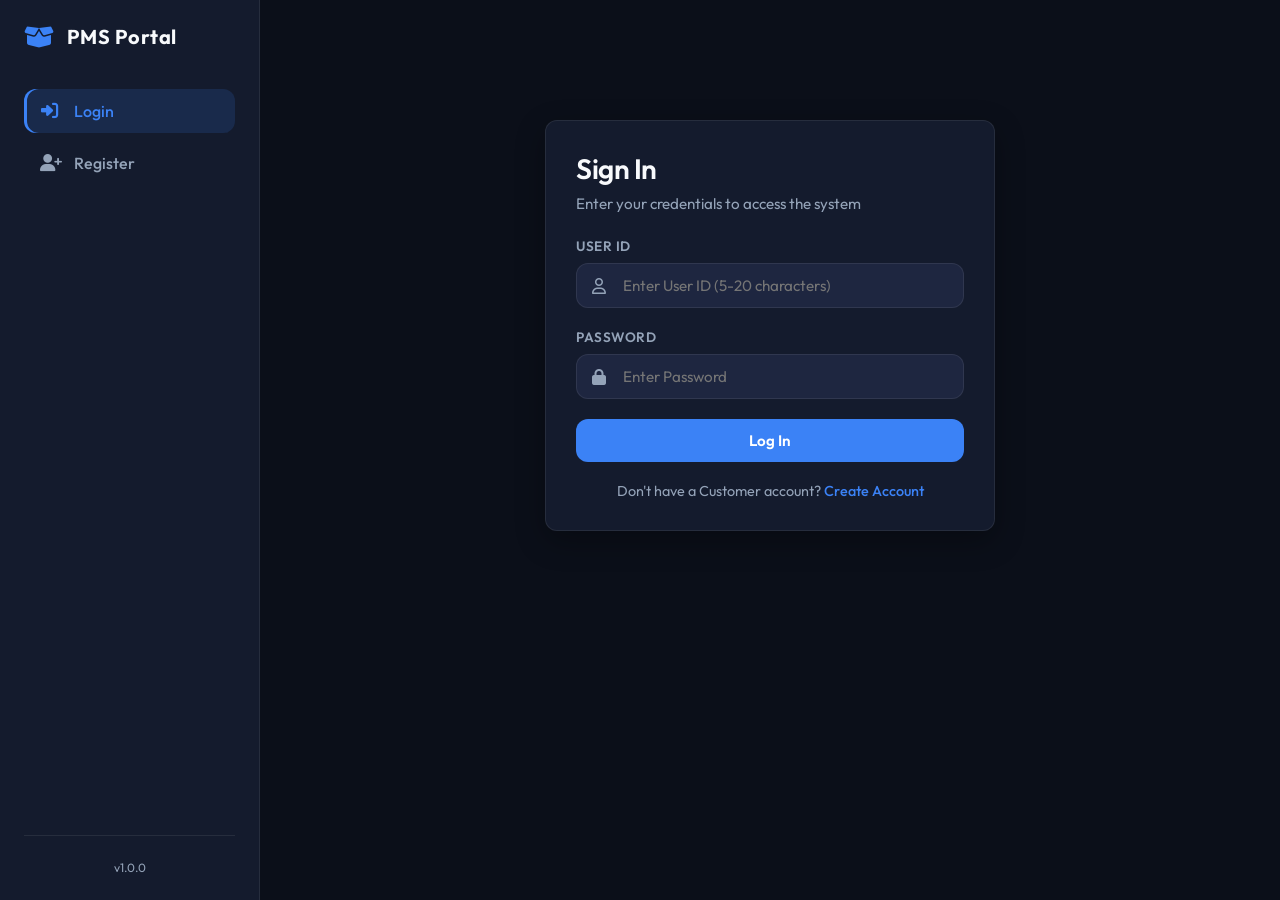
<file: index.html>
<!DOCTYPE html>
<html lang="en">
<head>
  <meta charset="UTF-8">
  <title>PMS - Redirecting...</title>
  <script src="common.js"></script>
  <script>
    window.addEventListener('DOMContentLoaded', () => {
      const user = getCurrentUser();
      if (user) {
        window.location.href = 'dashboard/dashboard.html';
      } else {
        window.location.href = 'login/login.html';
      }
    });
  </script>
</head>
<body>
  <p style="font-family: sans-serif; text-align: center; margin-top: 50px; color: #94a3b8;">Redirecting to Parcel Management System...</p>
</body>
</html>
</file>
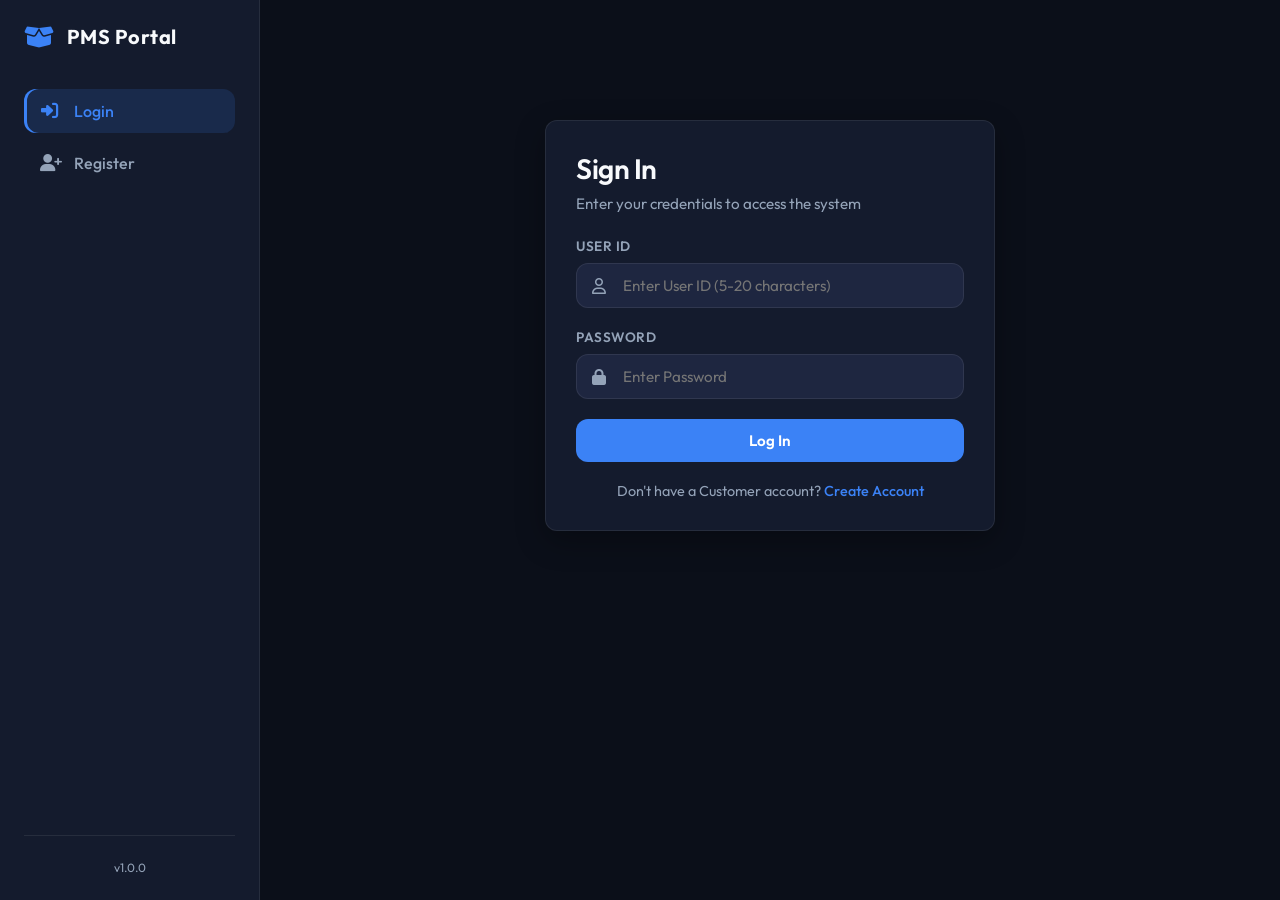
<file: booking/booking.html>
<!DOCTYPE html>
<html lang="en">
<head>
  <meta charset="UTF-8">
  <meta name="viewport" content="width=device-width, initial-scale=1.0">
  <title>PMS - Book Shipment Service</title>
  <link rel="preconnect" href="https://fonts.googleapis.com">
  <link rel="preconnect" href="https://fonts.gstatic.com" crossorigin>
  <link href="https://fonts.googleapis.com/css2?family=Inter:wght@300;400;500;600;700&family=Outfit:wght@300;400;500;600;700&display=swap" rel="stylesheet">
  <link rel="stylesheet" href="https://cdnjs.cloudflare.com/ajax/libs/font-awesome/6.4.0/css/all.min.css">
  <link rel="stylesheet" href="../common.css">
  <link rel="stylesheet" href="booking.css">
</head>
<body>

  <div id="toast-container" class="toast-container"></div>

  <div class="app-layout">
    <div id="sidebar-placeholder"></div>
    <main class="main-content">
      <div id="header-placeholder"></div>
      <div class="view-wrapper">

        <section id="view-booking" class="content-view active">
          <div class="standard-card">
            <h2>Book a Shipment Service</h2>
            <p class="section-desc">Provide sender, receiver, and parcel package details below.</p>

            <form id="form-booking">
              <div class="form-grid">
                
                <div class="form-section">
                  <h3>1. Sender Information</h3>
                  
                  <div class="form-group">
                    <label for="book-sender-name">Sender Name</label>
                    <input type="text" id="book-sender-name" placeholder="Sender Name" required>
                  </div>

                  <div class="form-group">
                    <label for="book-sender-address">Sender Address</label>
                    <textarea id="book-sender-address" placeholder="Sender Mailing Address" rows="2" required></textarea>
                  </div>

                  <div class="form-group">
                    <label for="book-sender-contact">Sender Contact Details</label>
                    <input type="text" id="book-sender-contact" placeholder="Sender Contact Number" required>
                  </div>
                </div>

                <div class="form-section">
                  <h3>2. Receiver Information</h3>
                  
                  <div class="form-group">
                    <label for="book-receiver-name">Receiver Name</label>
                    <input type="text" id="book-receiver-name" placeholder="Receiver Full Name" required>
                  </div>

                  <div class="form-group">
                    <label for="book-receiver-address">Receiver Address</label>
                    <textarea id="book-receiver-address" placeholder="Receiver Delivery Address" rows="2" required></textarea>
                  </div>

                  <div class="form-group">
                    <label for="book-receiver-pin">Receiver Pin Code</label>
                    <input type="text" id="book-receiver-pin" placeholder="ZIP / Pin Code" pattern="[0-9]{5,10}" title="Pin code should be 5 to 10 digits" required>
                  </div>

                  <div class="form-group">
                    <label for="book-receiver-contact">Receiver Contact Details</label>
                    <input type="text" id="book-receiver-contact" placeholder="Receiver Contact Number" required>
                  </div>
                </div>

                <div class="form-section">
                  <h3>3. Parcel Details & Services</h3>
                  
                  <div class="form-group">
                    <label for="book-parcel-weight">Weight (grams)</label>
                    <input type="number" id="book-parcel-weight" placeholder="Weight in grams" min="1" max="50000" required>
                  </div>

                  <div class="form-group">
                    <label for="book-parcel-size">Size Class</label>
                    <select id="book-parcel-size" required>
                      <option value="small" selected>Small (Envelopes, Documents) - Base $5.00</option>
                      <option value="medium">Medium (Shoebox size) - Base $10.00</option>
                      <option value="large">Large (Box package) - Base $20.00</option>
                      <option value="extra-large">Extra Large (Heavy parcel) - Base $40.00</option>
                    </select>
                  </div>

                  <div class="form-group">
                    <label for="book-parcel-desc">Contents Description</label>
                    <input type="text" id="book-parcel-desc" placeholder="e.g. Books, Clothes, Electronics" required>
                  </div>

                  <div class="form-group">
                    <label>Additional Services</label>
                    <div class="checkbox-group">
                      <label class="checkbox-label">
                        <input type="checkbox" id="book-service-insurance"> Insurance Protection (+$5.00)
                      </label>
                      <label class="checkbox-label">
                        <input type="checkbox" id="book-service-tracking" checked> Premium SMS tracking (+$2.00)
                      </label>
                    </div>
                  </div>
                </div>

                <div class="form-section">
                  <h3>4. Delivery Speed & Packing</h3>
                  
                  <div class="form-group">
                    <label for="book-shipping-speed">Delivery Speed</label>
                    <select id="book-shipping-speed" required>
                      <option value="standard" selected>Standard Shipping (+$0.00)</option>
                      <option value="express">Express Delivery (+$10.00)</option>
                      <option value="next-day">Next-Day Air Shipping (+$20.00)</option>
                    </select>
                  </div>

                  <div class="form-group">
                    <label for="book-shipping-pack">Packaging Preference</label>
                    <select id="book-shipping-pack" required>
                      <option value="standard" selected>Standard Packaging ($0.00)</option>
                      <option value="custom">Custom Packaging (+$5.00)</option>
                      <option value="eco">Eco-friendly Packaging (+$3.00)</option>
                      <option value="fragile">Fragile Item Handling (+$8.00)</option>
                    </select>
                  </div>

                  <div class="form-group">
                    <label for="book-pickup-time">Preferred Pickup / Drop-off Time</label>
                    <input type="datetime-local" id="book-pickup-time" required>
                  </div>
                </div>

              </div>

              <div class="booking-summary-row">
                <div class="cost-estimate-box">
                  <span class="cost-label">Estimated Service Cost:</span>
                  <span class="cost-value" id="book-calculated-cost">$5.00</span>
                </div>
                <button type="submit" id="btn-booking-submit" class="btn btn-primary btn-large">
                  <i class="fa-solid fa-credit-card"></i> Proceed to Payment
                </button>
              </div>
            </form>
          </div>
        </section>

        <section id="view-payment" class="content-view">
          <div class="standard-card max-width-small">
            <h2>Payment Bill Summary</h2>
            <p class="section-desc">Review your shipment bill and choose a payment method.</p>

            <div class="payment-bill-box">
              <div class="bill-row total-row">
                <span>Total Amount Due:</span>
                <span id="payment-bill-amount">$0.00</span>
              </div>
            </div>

            <form id="form-payment-mode">
              <div class="form-group">
                <label>Mode of Payment</label>
                <div class="radio-card-group">
                  <label class="radio-card">
                    <input type="radio" name="payment-mode" value="credit" checked>
                    <div class="radio-card-content">
                      <i class="fa-solid fa-credit-card"></i>
                      <span>Credit Card / Debit Card</span>
                    </div>
                  </label>
                </div>
              </div>

              <div class="form-actions-row margin-top-large">
                <button type="button" id="btn-payment-back" class="btn btn-secondary">
                  <i class="fa-solid fa-arrow-left"></i> Back to Booking
                </button>
                <button type="submit" id="btn-payment-paynow" class="btn btn-primary">
                  Pay Now <i class="fa-solid fa-arrow-right"></i>
                </button>
              </div>
            </form>
          </div>
        </section>

        <section id="view-card-details" class="content-view">
          <div class="standard-card max-width-small" style="position: relative;">
            <h2>Enter Card Details</h2>
            <p class="section-desc">Provide your credentials below to process transaction.</p>

            <div class="card-display-mock">
              <div class="card-chip"></div>
              <div class="card-brand-label">Credit Card</div>
              <div class="card-number-display" id="card-preview-number">•••• •••• •••• ••••</div>
              <div class="card-details-display">
                <div class="card-holder-display">
                  <div class="label">CARD HOLDER</div>
                  <div id="card-preview-holder">NAME SURNAME</div>
                </div>
                <div class="card-expiry-display">
                  <div class="label">EXPIRES</div>
                  <div id="card-preview-expiry">MM/YY</div>
                </div>
              </div>
            </div>

            <div id="payment-loader-overlay" class="loader-overlay" style="display: none;">
              <div class="spinner"></div>
              <p>Processing Payment... Please do not refresh the page.</p>
            </div>

            <form id="form-card-details">
              <div class="form-group">
                <label for="card-number">Card Number</label>
                <input type="text" id="card-number" placeholder="16 Digits Number" maxlength="19" required pattern="[0-9\s]{16,19}">
              </div>

              <div class="form-group">
                <label for="card-holder">Card Holder Name</label>
                <input type="text" id="card-holder" placeholder="Name on Card" required>
              </div>

              <div class="form-grid-2">
                <div class="form-group">
                  <label for="card-expiry">Expiry Date</label>
                  <input type="text" id="card-expiry" placeholder="MM/YY" maxlength="5" required pattern="(0[1-9]|1[0-2])\/[0-9]{2}" title="Must be in MM/YY format">
                </div>
                <div class="form-group">
                  <label for="card-cvv">CVV</label>
                  <input type="password" id="card-cvv" placeholder="3 digits" maxlength="3" required pattern="[0-9]{3}">
                </div>
              </div>

              <div class="form-actions-row margin-top-large">
                <button type="button" id="btn-card-back" class="btn btn-secondary">Cancel</button>
                <button type="submit" id="btn-card-submit" class="btn btn-primary">Make Payment</button>
              </div>
            </form>
          </div>
        </section>

        <section id="view-invoice" class="content-view">
          <div class="invoice-container">
            <div class="invoice-header">
              <div class="invoice-logo">
                <i class="fa-solid fa-box-open"></i>
                <span>PMS Invoice</span>
              </div>
              <div class="invoice-meta">
                <h2>INVOICE</h2>
                <p><strong>Booking ID:</strong> <span id="inv-booking-id">N/A</span></p>
                <p><strong>Payment Time:</strong> <span id="inv-payment-time">N/A</span></p>
              </div>
            </div>

            <hr class="invoice-divider">

            <div class="invoice-details-grid">
              <div>
                <h4>Receiver Information</h4>
                <p><strong>Name:</strong> <span id="inv-rec-name">N/A</span></p>
                <p><strong>Address:</strong> <span id="inv-rec-address">N/A</span></p>
                <p><strong>PIN / ZIP:</strong> <span id="inv-rec-pin">N/A</span></p>
                <p><strong>Mobile:</strong> <span id="inv-rec-mobile">N/A</span></p>
              </div>
              <div>
                <h4>Parcel Specifications</h4>
                <p><strong>Weight:</strong> <span id="inv-weight">N/A</span>g</p>
                <p><strong>Contents:</strong> <span id="inv-contents">N/A</span></p>
                <p><strong>Shipping Speed:</strong> <span id="inv-shipping-speed">N/A</span></p>
                <p><strong>Packing Option:</strong> <span id="inv-packing-pref">N/A</span></p>
              </div>
            </div>

            <hr class="invoice-divider">

            <div class="invoice-times-box">
              <div class="time-item">
                <i class="fa-solid fa-truck-pickup"></i>
                <div>
                  <strong>Pickup Schedule:</strong>
                  <span id="inv-pickup-time">Not Scheduled Yet</span>
                </div>
              </div>
              <div class="time-item">
                <i class="fa-solid fa-truck-ramp-box"></i>
                <div>
                  <strong>Dropoff Schedule:</strong>
                  <span id="inv-dropoff-time">Not Scheduled Yet</span>
                </div>
              </div>
            </div>

            <div class="invoice-total-box">
              <span class="total-label">Total Amount Paid:</span>
              <span class="total-amount" id="inv-service-cost">$0.00</span>
            </div>

            <div class="invoice-actions no-print">
              <button id="btn-invoice-print" class="btn btn-secondary">
                <i class="fa-solid fa-print"></i> Print Invoice
              </button>
              <button id="btn-invoice-home" class="btn btn-primary">
                Return Home
              </button>
            </div>
          </div>
        </section>

      </div>
    </main>
  </div>

  <script src="../common.js"></script>
  <script src="booking.js"></script>
</body>
</html>
</file>
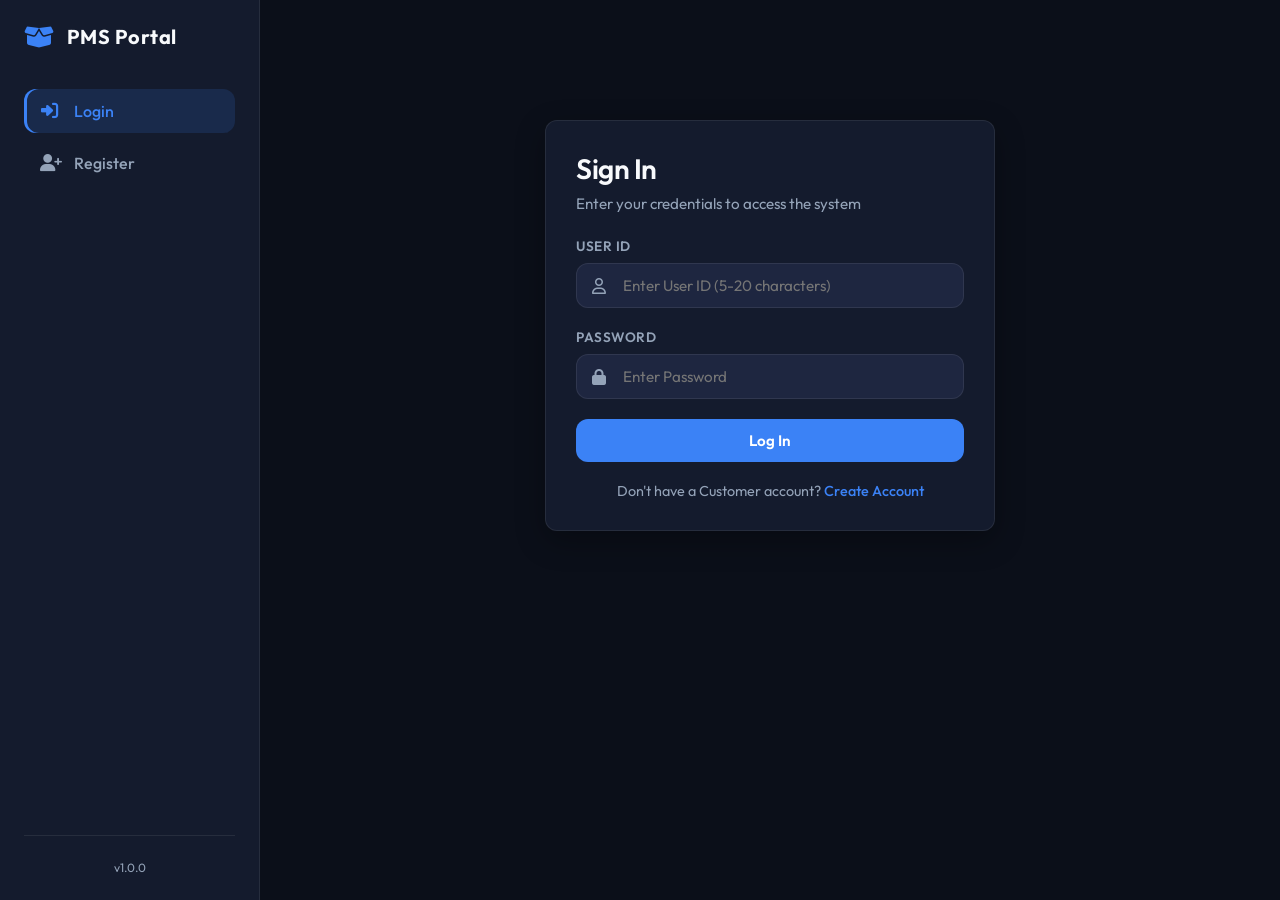
<file: dashboard/dashboard.html>
<!DOCTYPE html>
<html lang="en">
<head>
  <meta charset="UTF-8">
  <meta name="viewport" content="width=device-width, initial-scale=1.0">
  <title>PMS - Dashboard</title>
  <link rel="preconnect" href="https://fonts.googleapis.com">
  <link rel="preconnect" href="https://fonts.gstatic.com" crossorigin>
  <link href="https://fonts.googleapis.com/css2?family=Inter:wght@300;400;500;600;700&family=Outfit:wght@300;400;500;600;700&display=swap" rel="stylesheet">
  <link rel="stylesheet" href="https://cdnjs.cloudflare.com/ajax/libs/font-awesome/6.4.0/css/all.min.css">
  <link rel="stylesheet" href="../common.css">
  <link rel="stylesheet" href="dashboard.css">
</head>
<body>

  <div id="toast-container" class="toast-container"></div>

  <div class="app-layout">
    <div id="sidebar-placeholder"></div>
    <main class="main-content">
      <div id="header-placeholder"></div>
      <div class="view-wrapper">

        <section id="view-customer-home" class="content-view">
          <div class="dashboard-header-panel">
            <h2>Welcome to Customer Portal</h2>
            <p>Select an option from the left sidebar or click below to perform an action.</p>
          </div>

          <div class="cards-grid">
            <div class="dashboard-card" id="card-cust-book">
              <div class="card-icon"><i class="fa-solid fa-paper-plane"></i></div>
              <h3>Book a Service</h3>
              <p>Send parcels anywhere instantly. Choose sizing, packaging, and delivery options.</p>
              <button class="btn btn-outline">New Booking</button>
            </div>
            <div class="dashboard-card" id="card-cust-track">
              <div class="card-icon"><i class="fa-solid fa-magnifying-glass-chart"></i></div>
              <h3>Track Package</h3>
              <p>Enter your 12-digit Booking ID to view real-time shipping updates.</p>
              <button class="btn btn-outline">Track Now</button>
            </div>
            <div class="dashboard-card" id="card-cust-history">
              <div class="card-icon"><i class="fa-solid fa-boxes-packing"></i></div>
              <h3>Previous Bookings</h3>
              <p>View your past bookings, invoices, and shipment histories.</p>
              <button class="btn btn-outline">View History</button>
            </div>
          </div>
        </section>

        <section id="view-officer-home" class="content-view">
          <div class="dashboard-header-panel officer-panel">
            <h2>Officer Administrative Dashboard</h2>
            <p>Manage bookings, schedule customer pickups, and update delivery statuses.</p>
          </div>

          <div class="cards-grid">
            <div class="dashboard-card" id="card-off-book">
              <div class="card-icon"><i class="fa-solid fa-file-invoice"></i></div>
              <h3>Book for Customer</h3>
              <p>Place a new booking for a customer. Enter sender and receiver details.</p>
              <button class="btn btn-primary">Book Parcel</button>
            </div>
            <div class="dashboard-card" id="card-off-pickup">
              <div class="card-icon"><i class="fa-solid fa-clock"></i></div>
              <h3>Pickup Scheduling</h3>
              <p>Schedule pickup dates and times for customer bookings.</p>
              <button class="btn btn-primary">Schedule Pickup</button>
            </div>
            <div class="dashboard-card" id="card-off-delivery">
              <div class="card-icon"><i class="fa-solid fa-truck-arrow-right"></i></div>
              <h3>Delivery Updates</h3>
              <p>Update shipment statuses: Picked up, In Transit, Delivered, Returned.</p>
              <button class="btn btn-primary">Update Status</button>
            </div>
          </div>
        </section>

      </div>
    </main>
  </div>

  <script src="../common.js"></script>
  <script src="dashboard.js"></script>
</body>
</html>
</file>
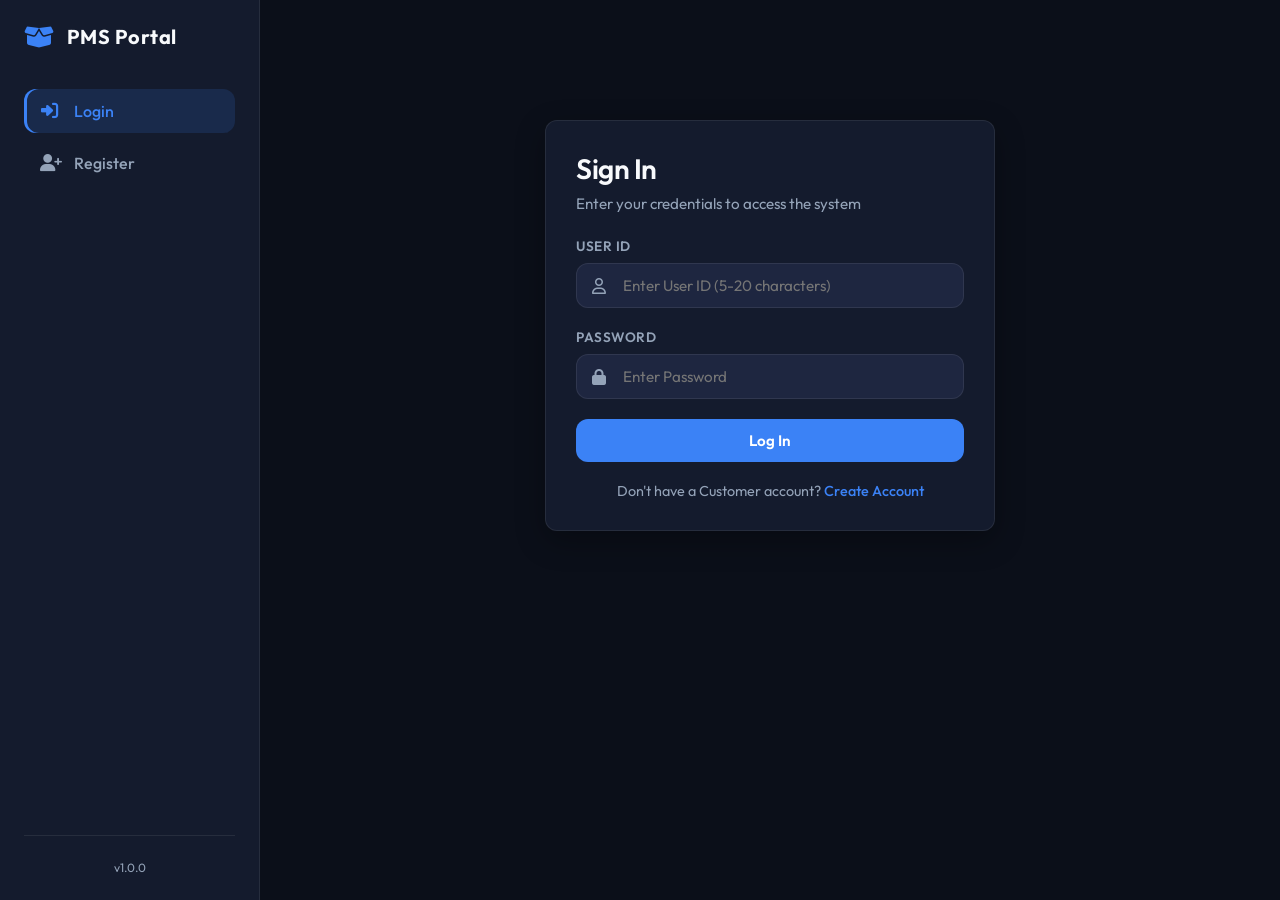
<file: delivery/delivery.html>
<!DOCTYPE html>
<html lang="en">
<head>
  <meta charset="UTF-8">
  <meta name="viewport" content="width=device-width, initial-scale=1.0">
  <title>PMS - Update Shipment Status</title>
  <link rel="preconnect" href="https://fonts.googleapis.com">
  <link rel="preconnect" href="https://fonts.gstatic.com" crossorigin>
  <link href="https://fonts.googleapis.com/css2?family=Inter:wght@300;400;500;600;700&family=Outfit:wght@300;400;500;600;700&display=swap" rel="stylesheet">
  <link rel="stylesheet" href="https://cdnjs.cloudflare.com/ajax/libs/font-awesome/6.4.0/css/all.min.css">
  <link rel="stylesheet" href="../common.css">
</head>
<body>

  <div id="toast-container" class="toast-container"></div>

  <div class="app-layout">
    <div id="sidebar-placeholder"></div>
    <main class="main-content">
      <div id="header-placeholder"></div>
      <div class="view-wrapper">

        <section id="view-delivery-update" class="content-view active">
          <div class="standard-card max-width-small">
            <h2>Update Delivery Status</h2>
            <p class="section-desc">Search booking ID to update status checkpoints.</p>

            <form id="form-delivery-search" class="search-form-row">
              <input type="text" id="delivery-search-booking-id" placeholder="Enter Booking ID (12 digits)" required minlength="12" maxlength="12">
              <button type="submit" class="btn btn-primary">Find</button>
            </form>

            <div id="delivery-details-box" class="pickup-details-container" style="display: none;">
              <hr class="section-divider">
              
              <div class="parcel-preview-block" style="background-color: rgba(255, 255, 255, 0.02); border: 1px solid var(--border-color); border-radius: var(--border-radius); padding: 16px 20px; margin-bottom: 20px; display: flex; flex-direction: column; gap: 8px;">
                <p><strong>Receiver Name:</strong> <span id="delivery-preview-rec">N/A</span></p>
                <p><strong>Current Status:</strong> <span class="badge" id="delivery-preview-status">N/A</span></p>
              </div>

              <form id="form-delivery-save">
                <div class="form-group">
                  <label for="delivery-status-select">Select New Status</label>
                  <select id="delivery-status-select" required>
                    <option value="Booked">Booked</option>
                    <option value="Picked up">Picked up</option>
                    <option value="In Transit">In Transit</option>
                    <option value="Delivered">Delivered</option>
                    <option value="Returned">Returned</option>
                  </select>
                </div>

                <button type="submit" id="btn-delivery-save" class="btn btn-primary btn-block">
                  Update Shipment Status
                </button>
              </form>
            </div>
          </div>
        </section>

      </div>
    </main>
  </div>

  <script src="../common.js"></script>
  <script src="delivery.js"></script>
</body>
</html>
</file>
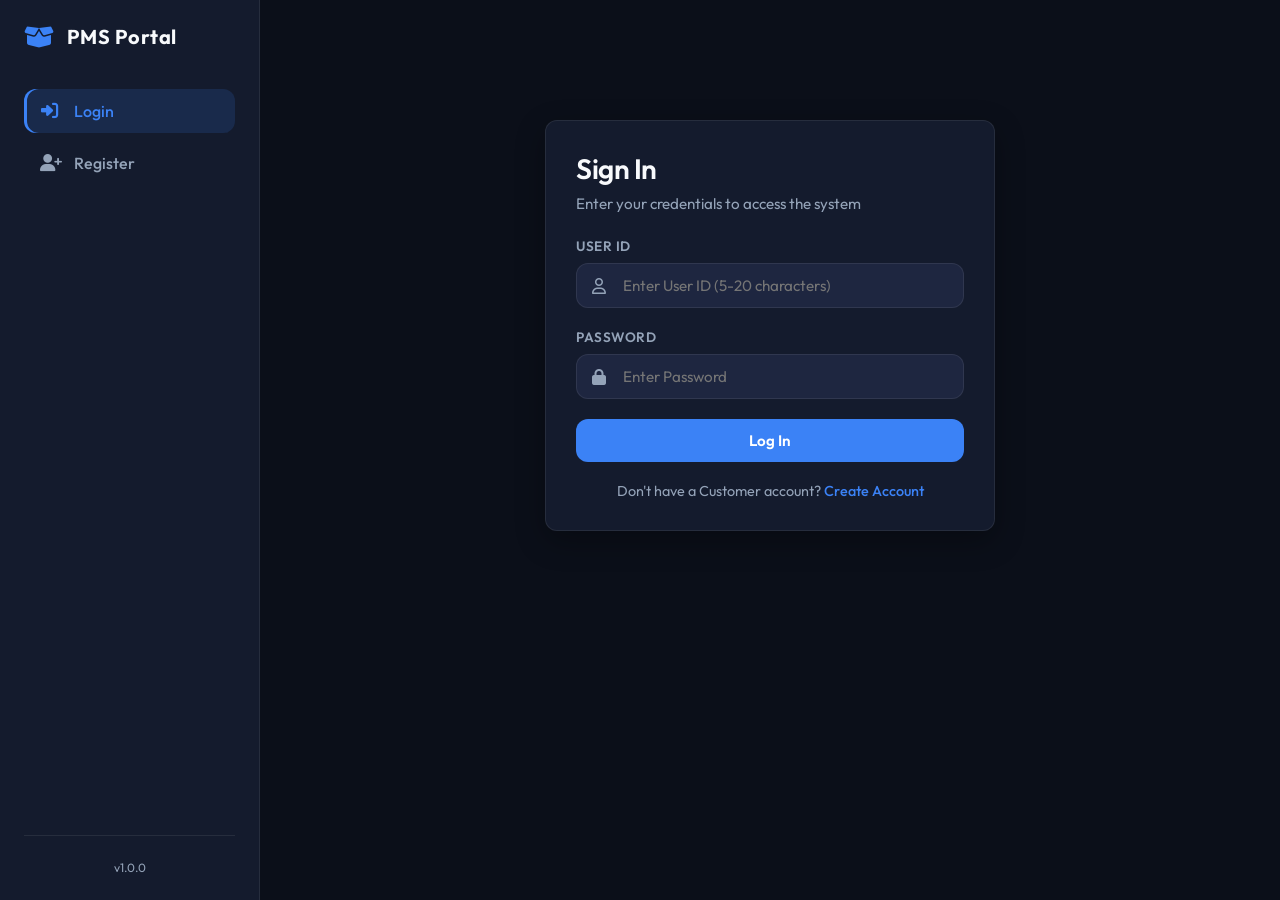
<file: history/history.html>
<!DOCTYPE html>
<html lang="en">
<head>
  <meta charset="UTF-8">
  <meta name="viewport" content="width=device-width, initial-scale=1.0">
  <title>PMS - Booking History</title>
  <link rel="preconnect" href="https://fonts.googleapis.com">
  <link rel="preconnect" href="https://fonts.gstatic.com" crossorigin>
  <link href="https://fonts.googleapis.com/css2?family=Inter:wght@300;400;500;600;700&family=Outfit:wght@300;400;500;600;700&display=swap" rel="stylesheet">
  <link rel="stylesheet" href="https://cdnjs.cloudflare.com/ajax/libs/font-awesome/6.4.0/css/all.min.css">
  <link rel="stylesheet" href="../common.css">
</head>
<body>

  <div id="toast-container" class="toast-container"></div>

  <div class="app-layout">
    <div id="sidebar-placeholder"></div>
    <main class="main-content">
      <div id="header-placeholder"></div>
      <div class="view-wrapper">

        <section id="view-customer-history" class="content-view">
          <div class="standard-card">
            <h2>Your Booking History</h2>
            <p class="section-desc">Manage, view, and inspect all your previous bookings.</p>

            <div class="table-container">
              <table class="data-table">
                <thead>
                  <tr>
                    <th>Customer ID</th>
                    <th>Booking ID</th>
                    <th>Booking Date</th>
                    <th>Receiver Name</th>
                    <th>Delivered Address</th>
                    <th>Amount</th>
                    <th>Status</th>
                    <th>Actions</th>
                  </tr>
                </thead>
                <tbody id="table-body-customer-history">
                </tbody>
              </table>
            </div>

            <div class="pagination-row">
              <button id="btn-cust-hist-prev" class="btn btn-secondary btn-small"><i class="fa-solid fa-chevron-left"></i> Previous</button>
              <span class="pagination-info" id="cust-hist-page-info">Page 1 of 1</span>
              <button id="btn-cust-hist-next" class="btn btn-secondary btn-small">Next <i class="fa-solid fa-chevron-right"></i></button>
            </div>
          </div>
        </section>

        <section id="view-officer-history" class="content-view">
          <div class="standard-card">
            <h2>Master Booking History</h2>
            <p class="section-desc">Filter and inspect booking records across the system.</p>

            <div class="filter-search-box">
              <div class="form-grid-3">
                <div class="form-group">
                  <label for="off-hist-search-customer">Customer ID</label>
                  <input type="text" id="off-hist-search-customer" placeholder="Search Customer ID">
                </div>
                <div class="form-group">
                  <label for="off-hist-date-start">Date Range Start</label>
                  <input type="date" id="off-hist-date-start">
                </div>
                <div class="form-group">
                  <label for="off-hist-date-end">Date Range End</label>
                  <input type="date" id="off-hist-date-end">
                </div>
              </div>
              <div class="form-actions-row margin-top-small">
                <button id="btn-off-hist-reset" class="btn btn-secondary">Clear Filters</button>
                <button id="btn-off-hist-search" class="btn btn-primary">Apply Filters</button>
              </div>
            </div>

            <div class="table-container">
              <table class="data-table">
                <thead>
                  <tr>
                    <th>Customer ID</th>
                    <th>Booking ID</th>
                    <th>Booking Date</th>
                    <th>Receiver Name</th>
                    <th>Delivered Address</th>
                    <th>Amount</th>
                    <th>Status</th>
                    <th>Actions</th>
                  </tr>
                </thead>
                <tbody id="table-body-officer-history">
                </tbody>
              </table>
            </div>

            <div class="pagination-row">
              <button id="btn-off-hist-prev" class="btn btn-secondary btn-small"><i class="fa-solid fa-chevron-left"></i> Previous</button>
              <span class="pagination-info" id="off-hist-page-info">Page 1 of 1</span>
              <button id="btn-off-hist-next" class="btn btn-secondary btn-small">Next <i class="fa-solid fa-chevron-right"></i></button>
            </div>
          </div>
        </section>

      </div>
    </main>
  </div>

  <script src="../common.js"></script>
  <script src="history.js"></script>
</body>
</html>
</file>
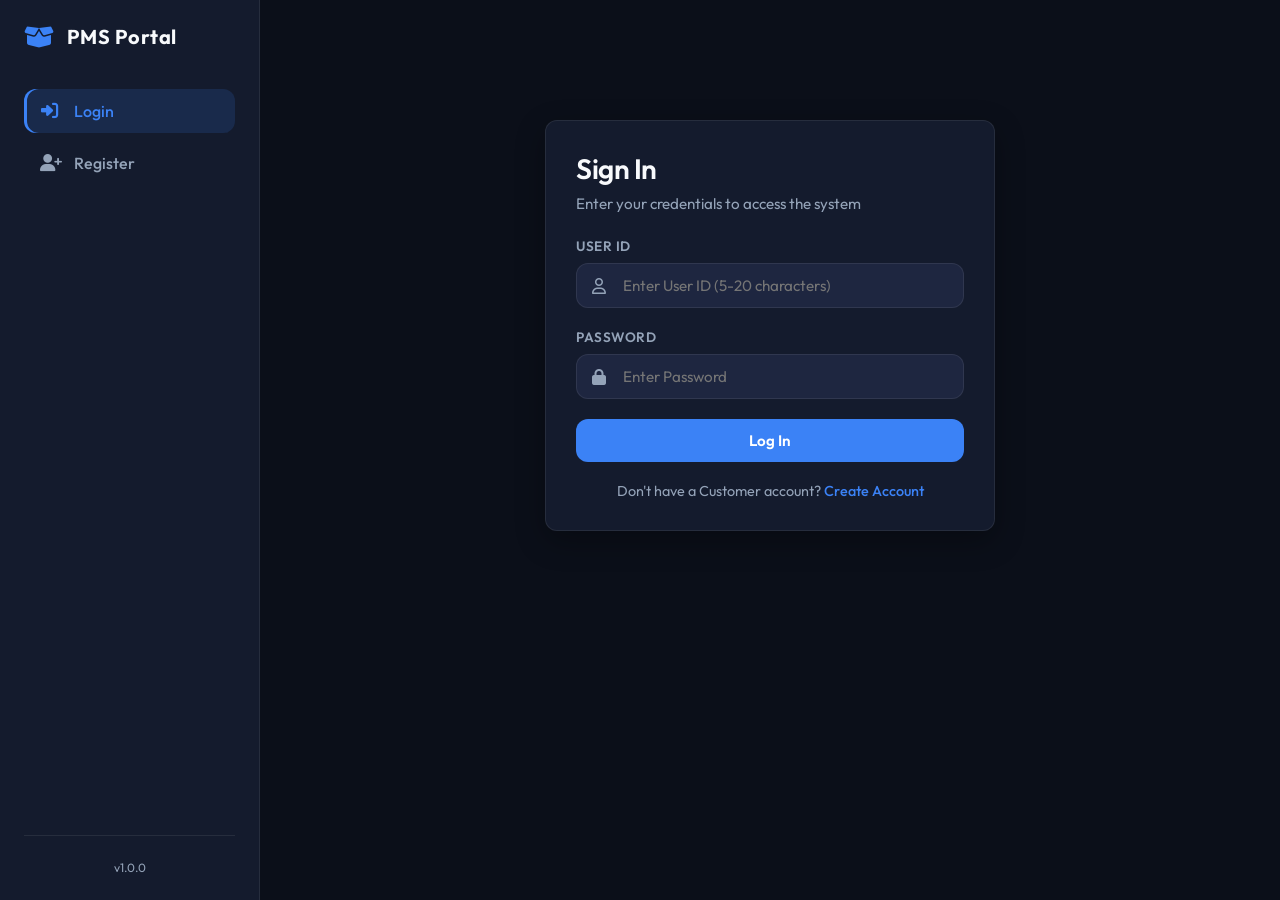
<file: login/login.html>
<!DOCTYPE html>
<html lang="en">
<head>
  <meta charset="UTF-8">
  <meta name="viewport" content="width=device-width, initial-scale=1.0">
  <title>PMS - Sign In</title>
  <link rel="preconnect" href="https://fonts.googleapis.com">
  <link rel="preconnect" href="https://fonts.gstatic.com" crossorigin>
  <link href="https://fonts.googleapis.com/css2?family=Inter:wght@300;400;500;600;700&family=Outfit:wght@300;400;500;600;700&display=swap" rel="stylesheet">
  <link rel="stylesheet" href="https://cdnjs.cloudflare.com/ajax/libs/font-awesome/6.4.0/css/all.min.css">
  <link rel="stylesheet" href="../common.css">
  <link rel="stylesheet" href="login.css">
</head>
<body>

  <div id="toast-container" class="toast-container"></div>

  <div class="app-layout">
    <div id="sidebar-placeholder"></div>
    <main class="main-content">
      <div class="view-wrapper">
        <section id="view-login" class="content-view active">
          <div class="auth-card">
            <h2>Sign In</h2>
            <p class="auth-subtitle">Enter your credentials to access the system</p>
            
            <form id="form-login">
              <div class="form-group">
                <label for="login-userid">User ID</label>
                <div class="input-icon-wrapper">
                  <i class="fa-regular fa-user input-icon"></i>
                  <input type="text" id="login-userid" placeholder="Enter User ID (5-20 characters)" minlength="5" maxlength="20" required autocomplete="username">
                </div>
              </div>

              <div class="form-group">
                <label for="login-password">Password</label>
                <div class="input-icon-wrapper">
                  <i class="fa-solid fa-lock input-icon"></i>
                  <input type="password" id="login-password" placeholder="Enter Password" maxlength="30" required autocomplete="current-password">
                </div>
              </div>

              <button type="submit" id="btn-login-submit" class="btn btn-primary btn-block">Log In</button>
            </form>
            
            <div class="auth-footer" style="margin-top: 20px; text-align: center; font-size: 0.9rem;">
              <p style="color: var(--text-muted);">Don't have a Customer account? <a href="../registration/registration.html" id="btn-goto-register" style="color: var(--color-primary); text-decoration: none; font-weight: 500;">Create Account</a></p>
            </div>
          </div>
        </section>
      </div>
    </main>
  </div>

  <script src="../common.js"></script>
  <script src="login.js"></script>
</body>
</html>
</file>
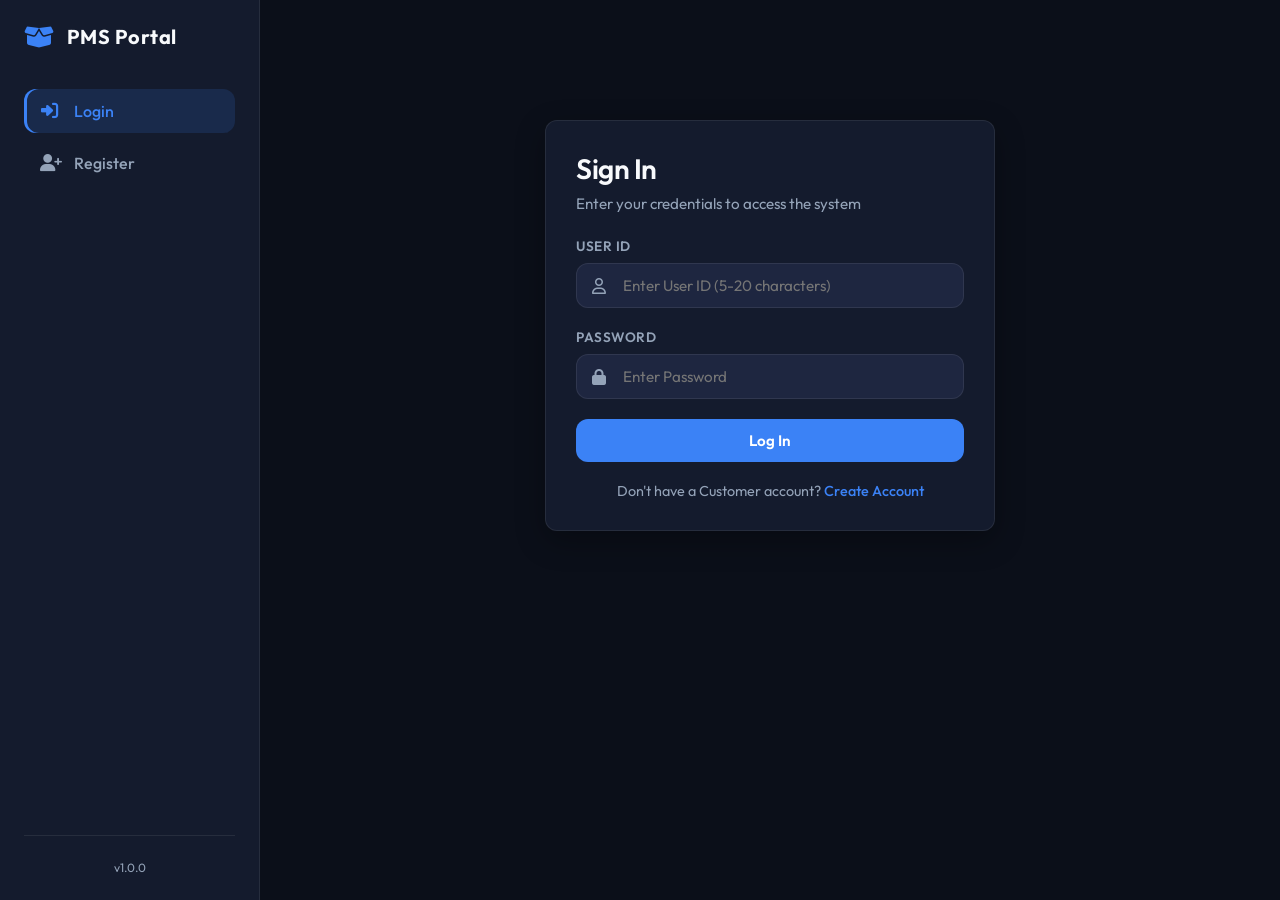
<file: pickup/pickup.html>
<!DOCTYPE html>
<html lang="en">
<head>
  <meta charset="UTF-8">
  <meta name="viewport" content="width=device-width, initial-scale=1.0">
  <title>PMS - Schedule Package Pickup</title>
  <link rel="preconnect" href="https://fonts.googleapis.com">
  <link rel="preconnect" href="https://fonts.gstatic.com" crossorigin>
  <link href="https://fonts.googleapis.com/css2?family=Inter:wght@300;400;500;600;700&family=Outfit:wght@300;400;500;600;700&display=swap" rel="stylesheet">
  <link rel="stylesheet" href="https://cdnjs.cloudflare.com/ajax/libs/font-awesome/6.4.0/css/all.min.css">
  <link rel="stylesheet" href="../common.css">
</head>
<body>

  <div id="toast-container" class="toast-container"></div>

  <div class="app-layout">
    <div id="sidebar-placeholder"></div>
    <main class="main-content">
      <div id="header-placeholder"></div>
      <div class="view-wrapper">

        <section id="view-pickup" class="content-view active">
          <div class="standard-card max-width-small">
            <h2>Schedule Customer Pickup</h2>
            <p class="section-desc">Locate a package booking by ID and schedule the date & time details.</p>

            <form id="form-pickup-search" class="search-form-row">
              <input type="text" id="pickup-search-booking-id" placeholder="Enter Booking ID (12 digits)" required minlength="12" maxlength="12">
              <button type="submit" class="btn btn-primary">Find</button>
            </form>

            <div id="pickup-details-box" class="pickup-details-container" style="display: none;">
              <hr class="section-divider">
              
              <div class="parcel-preview-block" style="background-color: rgba(255, 255, 255, 0.02); border: 1px solid var(--border-color); border-radius: var(--border-radius); padding: 16px 20px; margin-bottom: 20px; display: flex; flex-direction: column; gap: 8px;">
                <p><strong>Customer ID:</strong> <span id="pickup-preview-cust">N/A</span></p>
                <p><strong>Sender:</strong> <span id="pickup-preview-sender">N/A</span></p>
                <p><strong>Receiver:</strong> <span id="pickup-preview-rec">N/A</span></p>
              </div>

              <form id="form-pickup-save">
                <div class="form-group">
                  <label for="pickup-datetime">Scheduled Pickup Date & Time</label>
                  <input type="datetime-local" id="pickup-datetime" required>
                </div>

                <div class="form-group">
                  <label for="dropoff-datetime">Estimated Drop-off Date & Time</label>
                  <input type="datetime-local" id="dropoff-datetime" required>
                </div>

                <button type="submit" id="btn-pickup-save" class="btn btn-primary btn-block">
                  Save Schedule Details
                </button>
              </form>
            </div>
          </div>
        </section>

      </div>
    </main>
  </div>

  <script src="../common.js"></script>
  <script src="pickup.js"></script>
</body>
</html>
</file>
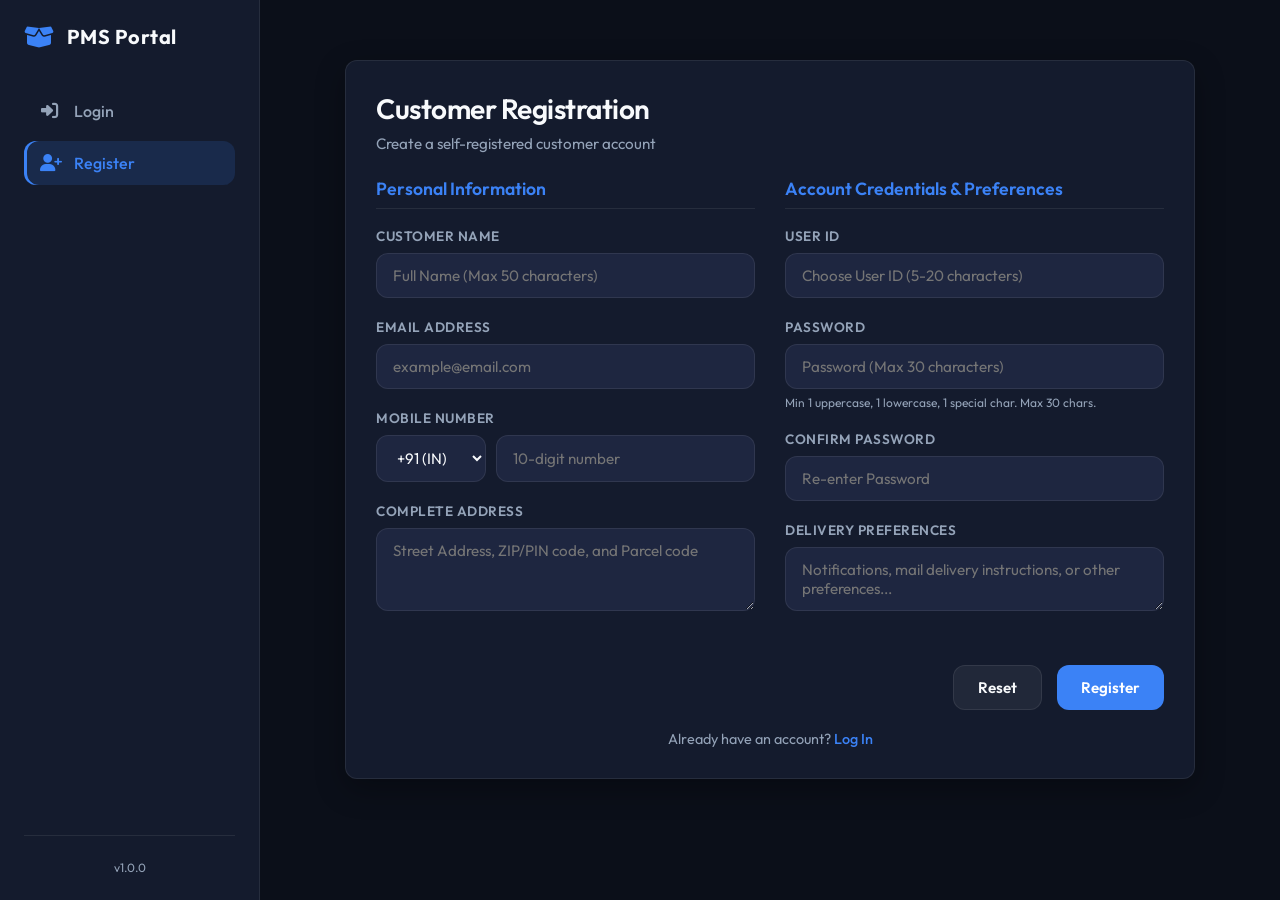
<file: registration/registration.html>
<!DOCTYPE html>
<html lang="en">
<head>
  <meta charset="UTF-8">
  <meta name="viewport" content="width=device-width, initial-scale=1.0">
  <title>PMS - Customer Registration</title>
  <link rel="preconnect" href="https://fonts.googleapis.com">
  <link rel="preconnect" href="https://fonts.gstatic.com" crossorigin>
  <link href="https://fonts.googleapis.com/css2?family=Inter:wght@300;400;500;600;700&family=Outfit:wght@300;400;500;600;700&display=swap" rel="stylesheet">
  <link rel="stylesheet" href="https://cdnjs.cloudflare.com/ajax/libs/font-awesome/6.4.0/css/all.min.css">
  <link rel="stylesheet" href="../common.css">
  <link rel="stylesheet" href="registration.css">
</head>
<body>

  <div id="toast-container" class="toast-container"></div>

  <div class="app-layout">
    <div id="sidebar-placeholder"></div>
    <main class="main-content">
      <div class="view-wrapper">

        <section id="view-register" class="content-view active">
          <div class="auth-card auth-card-large">
            <h2>Customer Registration</h2>
            <p class="auth-subtitle">Create a self-registered customer account</p>

            <form id="form-register">
              <div class="form-grid">
                
                <div class="form-section">
                  <h3>Personal Information</h3>
                  
                  <div class="form-group">
                    <label for="reg-name">Customer Name</label>
                    <input type="text" id="reg-name" placeholder="Full Name (Max 50 characters)" maxlength="50" required>
                  </div>

                  <div class="form-group">
                    <label for="reg-email">Email Address</label>
                    <input type="email" id="reg-email" placeholder="example@email.com" required>
                  </div>

                  <div class="form-group">
                    <label for="reg-mobile">Mobile Number</label>
                    <div class="mobile-input-group">
                      <select id="reg-country-code" required>
                        <option value="+91" selected>+91 (IN)</option>
                        <option value="+1">+1 (US)</option>
                        <option value="+44">+44 (UK)</option>
                        <option value="+61">+61 (AU)</option>
                        <option value="+971">+971 (AE)</option>
                      </select>
                      <input type="text" id="reg-mobile" placeholder="10-digit number" pattern="[0-9]{10}" title="Must be a 10 digit number" required>
                    </div>
                  </div>

                  <div class="form-group">
                    <label for="reg-address">Complete Address</label>
                    <textarea id="reg-address" placeholder="Street Address, ZIP/PIN code, and Parcel code" rows="3" required></textarea>
                  </div>
                </div>

                <div class="form-section">
                  <h3>Account Credentials & Preferences</h3>

                  <div class="form-group">
                    <label for="reg-userid">User ID</label>
                    <input type="text" id="reg-userid" placeholder="Choose User ID (5-20 characters)" minlength="5" maxlength="20" required autocomplete="username">
                  </div>

                  <div class="form-group">
                    <label for="reg-password">Password</label>
                    <input type="password" id="reg-password" placeholder="Password (Max 30 characters)" maxlength="30" required autocomplete="new-password">
                    <span class="input-help">Min 1 uppercase, 1 lowercase, 1 special char. Max 30 chars.</span>
                  </div>

                  <div class="form-group">
                    <label for="reg-confirm-password">Confirm Password</label>
                    <input type="password" id="reg-confirm-password" placeholder="Re-enter Password" maxlength="30" required autocomplete="new-password">
                  </div>

                  <div class="form-group">
                    <label for="reg-preferences">Delivery Preferences</label>
                    <textarea id="reg-preferences" placeholder="Notifications, mail delivery instructions, or other preferences..." rows="2"></textarea>
                  </div>
                </div>

              </div>

              <div class="form-actions-row">
                <button type="reset" id="btn-register-reset" class="btn btn-secondary">Reset</button>
                <button type="submit" id="btn-register-submit" class="btn btn-primary">Register</button>
              </div>
            </form>
            
            <div class="auth-footer" style="margin-top: 20px; text-align: center; font-size: 0.9rem;">
              <p style="color: var(--text-muted);">Already have an account? <a href="../login/login.html" id="btn-reg-goto-login" style="color: var(--color-primary); text-decoration: none; font-weight: 500;">Log In</a></p>
            </div>
          </div>
        </section>

        <section id="view-register-success" class="content-view">
          <div class="success-card">
            <div class="success-icon-wrapper">
              <i class="fa-solid fa-circle-check"></i>
            </div>
            <h2 class="text-success">Consumer Registration successful.</h2>
            <p class="success-subtitle">Please note down your registration details to log in.</p>
            
            <div class="ack-details-box">
              <div class="ack-row">
                <span class="ack-label">Generated Username / User ID:</span>
                <span class="ack-value highlight" id="ack-username">N/A</span>
              </div>
              <div class="ack-row">
                <span class="ack-label">Customer Name:</span>
                <span class="ack-value" id="ack-name">N/A</span>
              </div>
              <div class="ack-row">
                <span class="ack-label">Email:</span>
                <span class="ack-value" id="ack-email">N/A</span>
              </div>
            </div>

            <button id="btn-ack-login" class="btn btn-primary">Proceed to Login</button>
          </div>
        </section>

      </div>
    </main>
  </div>

  <script src="../common.js"></script>
  <script src="registration.js"></script>
</body>
</html>
</file>
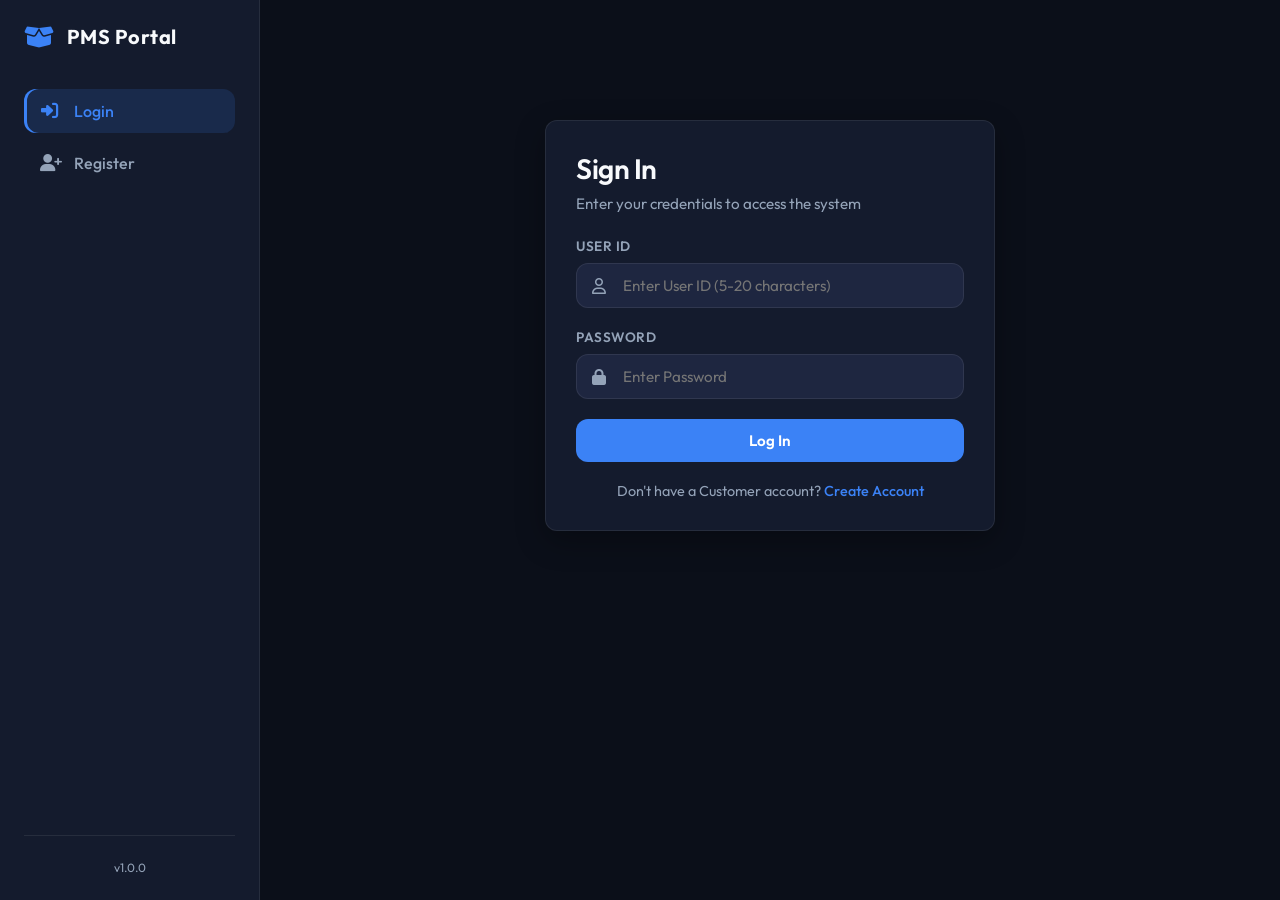
<file: support/support.html>
<!DOCTYPE html>
<html lang="en">
<head>
  <meta charset="UTF-8">
  <meta name="viewport" content="width=device-width, initial-scale=1.0">
  <title>PMS - Customer Support</title>
  <link rel="preconnect" href="https://fonts.googleapis.com">
  <link rel="preconnect" href="https://fonts.gstatic.com" crossorigin>
  <link href="https://fonts.googleapis.com/css2?family=Inter:wght@300;400;500;600;700&family=Outfit:wght@300;400;500;600;700&display=swap" rel="stylesheet">
  <link rel="stylesheet" href="https://cdnjs.cloudflare.com/ajax/libs/font-awesome/6.4.0/css/all.min.css">
  <link rel="stylesheet" href="../common.css">
  <link rel="stylesheet" href="support.css">
</head>
<body>

  <div id="toast-container" class="toast-container"></div>

  <div class="app-layout">
    <div id="sidebar-placeholder"></div>
    <main class="main-content">
      <div id="header-placeholder"></div>
      <div class="view-wrapper">

        <section id="view-support" class="content-view active">
          <div class="standard-card max-width-small">
            <h2>Customer Support</h2>
            <p class="section-desc">For queries or complaints, please reach out via any of the details below.</p>

            <div class="support-contacts">
              <div class="support-item">
                <div class="support-icon"><i class="fa-solid fa-phone"></i></div>
                <div class="support-content">
                  <strong>Contact Number</strong>
                  <span id="support-phone">+1 (800) 555-0199</span>
                </div>
              </div>

              <div class="support-item">
                <div class="support-icon"><i class="fa-solid fa-envelope"></i></div>
                <div class="support-content">
                  <strong>Email Address</strong>
                  <span id="support-email">support@parcelmanagement.com</span>
                </div>
              </div>

              <div class="support-item">
                <div class="support-icon"><i class="fa-solid fa-location-dot"></i></div>
                <div class="support-content">
                  <strong>Corporate Headquarters</strong>
                  <span id="support-address">100 Logistics Blvd, Suite 400, Chicago, IL 60601</span>
                </div>
              </div>
            </div>
          </div>
        </section>

      </div>
    </main>
  </div>

  <script src="../common.js"></script>
  <script src="support.js"></script>
</body>
</html>
</file>
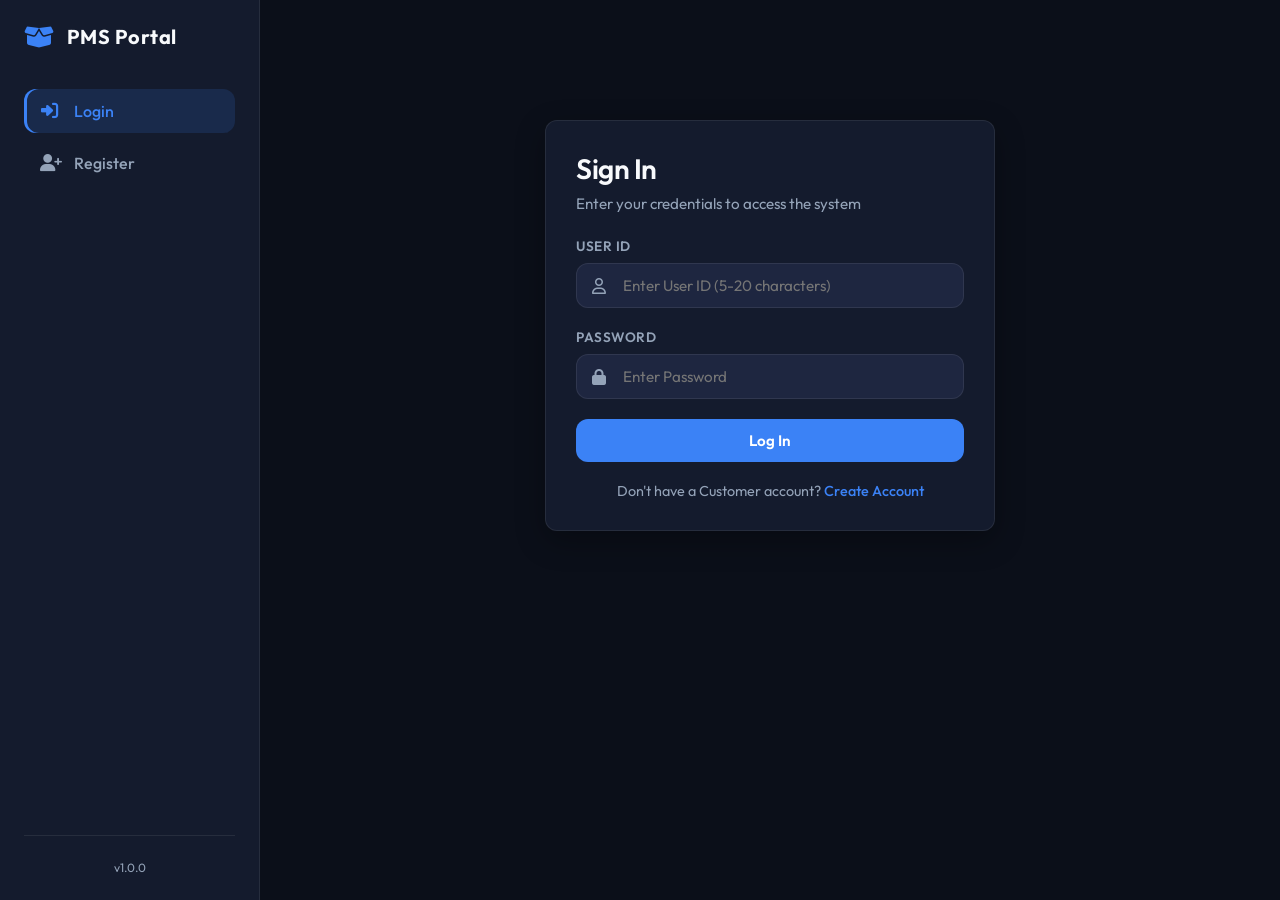
<file: tracking/tracking.html>
<!DOCTYPE html>
<html lang="en">
<head>
  <meta charset="UTF-8">
  <meta name="viewport" content="width=device-width, initial-scale=1.0">
  <title>PMS - Track Shipment</title>
  <link rel="preconnect" href="https://fonts.googleapis.com">
  <link rel="preconnect" href="https://fonts.gstatic.com" crossorigin>
  <link href="https://fonts.googleapis.com/css2?family=Inter:wght@300;400;500;600;700&family=Outfit:wght@300;400;500;600;700&display=swap" rel="stylesheet">
  <link rel="stylesheet" href="https://cdnjs.cloudflare.com/ajax/libs/font-awesome/6.4.0/css/all.min.css">
  <link rel="stylesheet" href="../common.css">
  <link rel="stylesheet" href="tracking.css">
</head>
<body>

  <div id="toast-container" class="toast-container"></div>

  <div class="app-layout">
    <div id="sidebar-placeholder"></div>
    <main class="main-content">
      <div id="header-placeholder"></div>
      <div class="view-wrapper">

        <section id="view-tracking" class="content-view active">
          <div class="standard-card">
            <h2>Track Parcel Shipment</h2>
            <p class="section-desc">Enter your 12-digit parcel tracking identifier to get live updates.</p>

            <form id="form-tracking-search" class="search-form-row">
              <div class="input-icon-wrapper flex-grow">
                <i class="fa-solid fa-magnifying-glass input-icon"></i>
                <input type="text" id="track-booking-id" placeholder="Enter 12-digit Booking ID" minlength="12" maxlength="12" required pattern="[0-9]{12}">
              </div>
              <button type="submit" id="btn-tracking-search" class="btn btn-primary">Search</button>
            </form>

            <div id="tracking-result-box" class="tracking-result-container" style="display: none;">
              <div class="tracking-summary-panel">
                <div class="summary-item">
                  <span class="label">Status:</span>
                  <span class="value badge" id="track-result-status">In Transit</span>
                </div>
                <div class="summary-item">
                  <span class="label">Booking ID:</span>
                  <span class="value font-mono" id="track-result-id">N/A</span>
                </div>
                <div class="summary-item">
                  <span class="label">Route:</span>
                  <span class="value" id="track-result-route">N/A</span>
                </div>
              </div>

              <div class="tracking-timeline">
                <div class="timeline-step" id="step-booked">
                  <div class="step-icon"><i class="fa-solid fa-receipt"></i></div>
                  <div class="step-label">Booked</div>
                </div>
                <div class="timeline-step" id="step-picked-up">
                  <div class="step-icon"><i class="fa-solid fa-box-open"></i></div>
                  <div class="step-label">Picked Up</div>
                </div>
                <div class="timeline-step" id="step-in-transit">
                  <div class="step-icon"><i class="fa-solid fa-truck"></i></div>
                  <div class="step-label">In Transit</div>
                </div>
                <div class="timeline-step" id="step-delivered">
                  <div class="step-icon"><i class="fa-solid fa-house-chimney-check"></i></div>
                  <div class="step-label">Delivered</div>
                </div>
              </div>

              <div class="parcel-info-grid">
                <div class="info-card">
                  <h4>Shipment Info</h4>
                  <p><strong>Contents:</strong> <span id="track-result-contents">N/A</span></p>
                  <p><strong>Weight:</strong> <span id="track-result-weight">N/A</span>g</p>
                  <p><strong>Type:</strong> <span id="track-result-type">N/A</span></p>
                </div>
                <div class="info-card">
                  <h4>Schedules</h4>
                  <p><strong>Pickup:</strong> <span id="track-result-pickup">Not Scheduled</span></p>
                  <p><strong>Dropoff:</strong> <span id="track-result-dropoff">Not Scheduled</span></p>
                </div>
              </div>
            </div>

            <div id="officer-tracking-section" class="officer-only-block" style="display: none;">
              <hr class="section-divider">
              <h3>All Packages List</h3>
              <p class="section-desc">Below are all system bookings, sorted latest first.</p>

              <div class="filter-search-box">
                <div class="form-grid-3">
                  <div class="form-group">
                    <label for="off-track-search-customer">Customer ID</label>
                    <input type="text" id="off-track-search-customer" placeholder="Search Customer ID">
                  </div>
                  <div class="form-group">
                    <label for="off-track-search-booking">Booking ID</label>
                    <input type="text" id="off-track-search-booking" placeholder="Search 12-digit Booking ID">
                  </div>
                  <div class="form-group flex-end">
                    <button id="btn-off-track-filter" class="btn btn-primary btn-block">Filter List</button>
                  </div>
                </div>
              </div>

              <div class="table-container">
                <table class="data-table">
                  <thead>
                    <tr>
                      <th>Booking ID</th>
                      <th>Customer ID</th>
                      <th>Receiver Name</th>
                      <th>Delivery Option</th>
                      <th>Status</th>
                      <th>Action</th>
                    </tr>
                  </thead>
                  <tbody id="table-body-officer-tracking">
                  </tbody>
                </table>
              </div>
            </div>
          </div>
        </section>

      </div>
    </main>
  </div>

  <script src="../common.js"></script>
  <script src="tracking.js"></script>
</body>
</html>
</file>
<file: common.css>
/* Design System & Variables */
:root {
  --bg-main: #0b0f19;          /* Deep space background */
  --bg-card: #141b2d;          /* Card and sidebar background */
  --bg-input: #1e2640;         /* Input field background */
  --color-primary: #3b82f6;    /* Vibrant accent blue */
  --color-primary-hover: #2563eb;
  --color-success: #10b981;    /* Success green */
  --color-danger: #ef4444;     /* Warning red */
  --color-info: #06b6d4;       /* Info cyan */
  --text-main: #f8fafc;        /* High-contrast body text */
  --text-muted: #94a3b8;       /* Low-contrast details text */
  --border-color: rgba(255, 255, 255, 0.08);
  --border-radius: 12px;
  --transition-speed: 0.25s;
}

/* Global Reset & Base Styling */
* {
  margin: 0;
  padding: 0;
  box-sizing: border-box;
}

body {
  background-color: var(--bg-main);
  color: var(--text-main);
  font-family: 'Outfit', 'Inter', sans-serif;
  min-height: 100vh;
  overflow-x: hidden;
  -webkit-font-smoothing: antialiased;
}

/* Layout Framework */
.app-layout {
  display: flex;
  min-height: 100vh;
  width: 100%;
}

/* Sidebar Styling (Left Navigation) */
.sidebar {
  width: 260px;
  background-color: var(--bg-card);
  border-right: 1px solid var(--border-color);
  display: flex;
  flex-direction: column;
  flex-shrink: 0;
  padding: 24px;
  transition: all var(--transition-speed) ease;
}

.sidebar-brand {
  display: flex;
  align-items: center;
  gap: 12px;
  font-size: 1.25rem;
  font-weight: 700;
  color: var(--text-main);
  margin-bottom: 40px;
  letter-spacing: 0.5px;
}

.brand-icon {
  font-size: 1.5rem;
  color: var(--color-primary);
}

.sidebar-menu {
  flex-grow: 1;
}

.menu-list {
  list-style: none;
  display: none; /* JS will toggle active menu */
}

.menu-list.active {
  display: flex;
  flex-direction: column;
  gap: 8px;
}

.menu-item {
  display: flex;
  align-items: center;
  gap: 14px;
  padding: 12px 16px;
  color: var(--text-muted);
  text-decoration: none;
  font-weight: 500;
  border-radius: var(--border-radius);
  transition: all var(--transition-speed) ease;
}

.menu-item i {
  font-size: 1.1rem;
  width: 20px;
  text-align: center;
}

.menu-item:hover {
  background-color: rgba(255, 255, 255, 0.04);
  color: var(--text-main);
}

.menu-item.active {
  background-color: rgba(59, 130, 246, 0.15);
  color: var(--color-primary);
  box-shadow: inset 3px 0 0 var(--color-primary);
}

.menu-item.text-danger {
  color: #f87171;
}
.menu-item.text-danger:hover {
  background-color: rgba(239, 68, 68, 0.1);
  color: var(--color-danger);
}

.sidebar-footer {
  margin-top: auto;
  padding-top: 20px;
  border-top: 1px solid var(--border-color);
  text-align: center;
}

.version-label {
  font-size: 0.75rem;
  color: var(--text-muted);
}

/* Main Content Styling */
.main-content {
  flex-grow: 1;
  display: flex;
  flex-direction: column;
  background-color: var(--bg-main);
  min-width: 0; /* Prevents flex items from overflowing */
}

/* Top Header Profile Bar */
.top-header {
  display: flex;
  justify-content: space-between;
  align-items: center;
  padding: 18px 40px;
  background-color: rgba(20, 27, 45, 0.4);
  border-bottom: 1px solid var(--border-color);
  backdrop-filter: blur(12px);
}

.header-title {
  font-size: 1.25rem;
  font-weight: 600;
  color: var(--text-main);
}

.header-profile {
  display: flex;
  align-items: center;
  gap: 20px;
}

.profile-info {
  display: flex;
  flex-direction: column;
  align-items: flex-end;
  gap: 2px;
}

.welcome-text {
  font-size: 0.9rem;
}

.user-role-badge {
  font-size: 0.75rem;
  font-weight: 600;
  background-color: rgba(59, 130, 246, 0.2);
  color: var(--color-primary);
  padding: 2px 8px;
  border-radius: 20px;
  border: 1px solid rgba(59, 130, 246, 0.3);
}

.header-logout-btn {
  background: none;
  border: none;
  color: var(--text-muted);
  font-size: 1.15rem;
  cursor: pointer;
  padding: 6px;
  border-radius: 50%;
  display: flex;
  align-items: center;
  justify-content: center;
  transition: all var(--transition-speed) ease;
}

.header-logout-btn:hover {
  color: var(--color-danger);
  background-color: rgba(239, 68, 68, 0.1);
}

/* Content Views Layout */
.view-wrapper {
  flex-grow: 1;
  padding: 40px;
  overflow-y: auto;
}

.content-view {
  display: none;
  animation: fadeIn 0.4s ease forwards;
}

.content-view.active {
  display: block;
}

@keyframes fadeIn {
  from {
    opacity: 0;
    transform: translateY(10px);
  }
  to {
    opacity: 1;
    transform: translateY(0);
  }
}

/* Basic Layouts, Cards, Panels */
.standard-card, .auth-card, .success-card {
  background-color: var(--bg-card);
  border: 1px solid var(--border-color);
  border-radius: var(--border-radius);
  padding: 30px;
  box-shadow: 0 10px 30px rgba(0, 0, 0, 0.3);
  margin-bottom: 24px;
}

.auth-card {
  max-width: 450px;
  margin: 40px auto;
}

.auth-card-large {
  max-width: 850px;
}

.success-card {
  max-width: 600px;
  margin: 40px auto;
  text-align: center;
  padding: 40px 30px;
}

.max-width-small {
  max-width: 550px;
  margin: 0 auto;
}

h2 {
  font-size: 1.75rem;
  font-weight: 600;
  margin-bottom: 8px;
  letter-spacing: -0.5px;
}

.auth-subtitle, .section-desc {
  font-size: 0.95rem;
  color: var(--text-muted);
  margin-bottom: 24px;
}

.section-divider {
  margin: 30px 0;
  border: 0;
  border-top: 1px solid var(--border-color);
}

/* Forms Styling */
.form-group {
  margin-bottom: 20px;
}

.form-group label {
  display: block;
  font-size: 0.85rem;
  font-weight: 600;
  color: var(--text-muted);
  margin-bottom: 8px;
  text-transform: uppercase;
  letter-spacing: 0.5px;
}

.input-icon-wrapper {
  position: relative;
  width: 100%;
}

.input-icon {
  position: absolute;
  left: 16px;
  top: 50%;
  transform: translateY(-50%);
  color: var(--text-muted);
  font-size: 1rem;
}

input[type="text"],
input[type="password"],
input[type="email"],
input[type="number"],
input[type="datetime-local"],
input[type="date"],
select,
textarea {
  width: 100%;
  padding: 12px 16px;
  background-color: var(--bg-input);
  border: 1px solid var(--border-color);
  color: var(--text-main);
  border-radius: var(--border-radius);
  font-family: inherit;
  font-size: 0.95rem;
  outline: none;
  transition: all var(--transition-speed) ease;
}

.input-icon-wrapper input {
  padding-left: 46px;
}

input:focus,
select:focus,
textarea:focus {
  border-color: var(--color-primary);
  box-shadow: 0 0 0 3px rgba(59, 130, 246, 0.15);
}

.input-help {
  display: block;
  font-size: 0.75rem;
  color: var(--text-muted);
  margin-top: 6px;
}

/* Form Grids */
.form-grid {
  display: grid;
  grid-template-columns: 1fr 1fr;
  gap: 30px;
  margin-bottom: 30px;
}

.form-grid-2 {
  display: grid;
  grid-template-columns: 1fr 1fr;
  gap: 20px;
}

.form-grid-3 {
  display: grid;
  grid-template-columns: 1fr 1fr 1fr;
  gap: 20px;
}

.flex-grow {
  flex-grow: 1;
}

.flex-end {
  display: flex;
  align-items: flex-end;
}

@media (max-width: 768px) {
  .form-grid, .form-grid-3 {
    grid-template-columns: 1fr;
    gap: 20px;
  }
}

.form-section h3 {
  font-size: 1.1rem;
  font-weight: 600;
  margin-bottom: 18px;
  padding-bottom: 8px;
  border-bottom: 1px solid var(--border-color);
  color: var(--color-primary);
}

/* Mobile Inputs */
.mobile-input-group {
  display: flex;
  gap: 10px;
}

.mobile-input-group select {
  width: 110px;
  flex-shrink: 0;
}

/* Checkbox and Radio Styles */
.checkbox-group {
  display: flex;
  flex-direction: column;
  gap: 10px;
  margin-top: 10px;
}

.checkbox-label {
  display: flex;
  align-items: center;
  gap: 10px;
  font-size: 0.9rem;
  color: var(--text-main);
  cursor: pointer;
}

.checkbox-label input[type="checkbox"] {
  width: 18px;
  height: 18px;
  cursor: pointer;
}

.radio-card-group {
  display: flex;
  gap: 15px;
  margin-top: 10px;
}

.radio-card {
  flex: 1;
  border: 1px solid var(--border-color);
  background-color: var(--bg-input);
  border-radius: var(--border-radius);
  padding: 16px;
  display: flex;
  align-items: center;
  gap: 12px;
  cursor: pointer;
  transition: all var(--transition-speed) ease;
}

.radio-card input[type="radio"] {
  width: 18px;
  height: 18px;
  cursor: pointer;
}

.radio-card-content {
  display: flex;
  align-items: center;
  gap: 10px;
  font-weight: 500;
}

.radio-card-content i {
  font-size: 1.2rem;
  color: var(--color-primary);
}

.radio-card:has(input:checked) {
  border-color: var(--color-primary);
  background-color: rgba(59, 130, 246, 0.05);
}

/* Buttons Styles */
.btn {
  display: inline-flex;
  align-items: center;
  justify-content: center;
  gap: 8px;
  padding: 12px 24px;
  font-family: inherit;
  font-size: 0.95rem;
  font-weight: 600;
  border-radius: var(--border-radius);
  border: none;
  cursor: pointer;
  transition: all var(--transition-speed) ease;
  text-decoration: none;
}

.btn-primary {
  background-color: var(--color-primary);
  color: #ffffff;
}

.btn-primary:hover {
  background-color: var(--color-primary-hover);
}

.btn-secondary {
  background-color: rgba(255, 255, 255, 0.06);
  color: var(--text-main);
  border: 1px solid var(--border-color);
}

.btn-secondary:hover {
  background-color: rgba(255, 255, 255, 0.1);
}

.btn-outline {
  background: none;
  border: 1px solid var(--color-primary);
  color: var(--color-primary);
}

.btn-outline:hover {
  background-color: var(--color-primary);
  color: #ffffff;
}

.btn-block {
  display: flex;
  width: 100%;
}

.btn-small {
  padding: 8px 16px;
  font-size: 0.85rem;
}

.btn-large {
  padding: 16px 32px;
  font-size: 1.05rem;
}

.form-actions-row {
  display: flex;
  justify-content: flex-end;
  gap: 15px;
}

.margin-top-large {
  margin-top: 30px;
}

.margin-top-small {
  margin-top: 15px;
}

/* Toast System (Toast popups) */
.toast-container {
  position: fixed;
  top: 24px;
  right: 24px;
  z-index: 9999;
  display: flex;
  flex-direction: column;
  gap: 10px;
  pointer-events: none;
}

.toast {
  padding: 16px 24px;
  border-radius: var(--border-radius);
  color: #ffffff;
  font-weight: 500;
  font-size: 0.9rem;
  display: flex;
  align-items: center;
  gap: 12px;
  box-shadow: 0 10px 30px rgba(0, 0, 0, 0.5);
  animation: slideIn 0.3s cubic-bezier(0.68, -0.55, 0.265, 1.55) forwards,
             fadeOut 0.3s ease forwards 3.7s;
  pointer-events: auto;
}

.toast-success {
  background-color: var(--color-success);
  border-left: 4px solid #047857;
}

.toast-danger {
  background-color: var(--color-danger);
  border-left: 4px solid #b91c1c;
}

.toast-info {
  background-color: var(--color-primary);
  border-left: 4px solid #1d4ed8;
}

@keyframes slideIn {
  from {
    opacity: 0;
    transform: translateX(100px);
  }
  to {
    opacity: 1;
    transform: translateX(0);
  }
}

@keyframes fadeOut {
  from {
    opacity: 1;
    transform: translateY(0);
  }
  to {
    opacity: 0;
    transform: translateY(-20px);
  }
}
</file>
<file: booking/booking.css>
/* Booking specific visual overrides */
.max-width-small {
  margin-top: 40px;
}

.loader-overlay {
  position: absolute;
  top: 0;
  left: 0;
  width: 100%;
  height: 100%;
  background-color: rgba(11, 15, 25, 0.9);
  display: flex;
  flex-direction: column;
  align-items: center;
  justify-content: center;
  gap: 20px;
  border-radius: var(--border-radius);
  z-index: 10;
}

.spinner {
  width: 50px;
  height: 50px;
  border: 4px solid rgba(59, 130, 246, 0.1);
  border-left-color: var(--color-primary);
  border-radius: 50%;
  animation: spin 1s linear infinite;
}

@keyframes spin {
  to { transform: rotate(360deg); }
}

.card-display-mock {
  height: 200px;
  background: linear-gradient(135deg, #1d4ed8, #1e1b4b);
  border-radius: var(--border-radius);
  padding: 24px;
  display: flex;
  flex-direction: column;
  justify-content: space-between;
  position: relative;
  overflow: hidden;
  box-shadow: 0 10px 20px rgba(0, 0, 0, 0.4);
  margin-bottom: 30px;
}

.card-display-mock::before {
  content: '';
  position: absolute;
  top: -50%;
  right: -20%;
  width: 250px;
  height: 250px;
  background: radial-gradient(circle, rgba(59, 130, 246, 0.3) 0%, transparent 70%);
  pointer-events: none;
}

.card-chip {
  width: 40px;
  height: 30px;
  background-color: #f59e0b;
  border-radius: 4px;
}

.card-brand-label {
  position: absolute;
  top: 24px;
  right: 24px;
  font-weight: 700;
  font-size: 1rem;
  color: rgba(255, 255, 255, 0.7);
  letter-spacing: 1px;
}

.card-number-display {
  font-size: 1.35rem;
  font-family: monospace;
  letter-spacing: 2px;
  word-spacing: 4px;
  color: #ffffff;
  margin: 20px 0;
}

.card-details-display {
  display: flex;
  justify-content: space-between;
}

.card-details-display .label {
  font-size: 0.65rem;
  color: rgba(255, 255, 255, 0.5);
  font-weight: 600;
  margin-bottom: 4px;
  letter-spacing: 0.5px;
}

.card-details-display div {
  font-size: 0.85rem;
  font-weight: 500;
  color: #ffffff;
}

@media print {
  body {
    background: #ffffff !important;
    color: #000000 !important;
  }
  .app-layout {
    display: block !important;
  }
  .sidebar, .top-header, .no-print, .toast-container, .pagination-row {
    display: none !important;
  }
  .main-content {
    background: #ffffff !important;
  }
  .view-wrapper {
    padding: 0 !important;
  }
  .content-view {
    display: none !important;
  }
  .content-view#view-invoice {
    display: block !important;
  }
  .invoice-container {
    border: none !important;
    box-shadow: none !important;
    background: #ffffff !important;
    padding: 0 !important;
    max-width: 100% !important;
  }
}
</file>
<file: dashboard/dashboard.css>
/* Dashboard styles */
.dashboard-card {
  cursor: pointer;
}
</file>
<file: login/login.css>
/* Login specific overrides */
.auth-card {
  margin-top: 80px;
}
</file>
<file: registration/registration.css>
/* Registration specific styles */
.auth-card-large {
  margin-top: 20px;
}
</file>
<file: support/support.css>
/* Support specific styles */
.support-item {
  transition: transform var(--transition-speed) ease;
}

.support-item:hover {
  transform: translateX(5px);
  border-color: rgba(59, 130, 246, 0.2);
}
</file>
<file: tracking/tracking.css>
/* Tracking Page Styles */
.tracking-timeline {
  display: flex;
  justify-content: space-between;
  position: relative;
  margin: 40px 0 50px 0;
  padding: 0 40px;
}

.tracking-timeline::before {
  content: '';
  position: absolute;
  top: 25px;
  left: 80px;
  right: 80px;
  height: 4px;
  background-color: rgba(255, 255, 255, 0.06);
  z-index: 1;
}

.timeline-step {
  display: flex;
  flex-direction: column;
  align-items: center;
  gap: 12px;
  z-index: 2;
  position: relative;
  width: 90px;
}

.step-icon {
  width: 54px;
  height: 54px;
  border-radius: 50%;
  background-color: var(--bg-input);
  border: 2px solid var(--border-color);
  display: flex;
  align-items: center;
  justify-content: center;
  color: var(--text-muted);
  font-size: 1.25rem;
  transition: all var(--transition-speed) ease;
}

.step-label {
  font-size: 0.85rem;
  font-weight: 600;
  color: var(--text-muted);
  text-align: center;
  transition: all var(--transition-speed) ease;
}

.timeline-step.done .step-icon {
  background-color: rgba(16, 185, 129, 0.1);
  border-color: var(--color-success);
  color: var(--color-success);
  box-shadow: 0 0 15px rgba(16, 185, 129, 0.2);
}

.timeline-step.done .step-label {
  color: var(--color-success);
}

.timeline-step.active .step-icon {
  background-color: rgba(59, 130, 246, 0.1);
  border-color: var(--color-primary);
  color: var(--color-primary);
  box-shadow: 0 0 15px rgba(59, 130, 246, 0.3);
}

.timeline-step.active .step-label {
  color: var(--color-primary);
}

.parcel-info-grid {
  display: grid;
  grid-template-columns: 1fr 1fr;
  gap: 24px;
}

.info-card {
  background-color: rgba(255, 255, 255, 0.01);
  border: 1px solid var(--border-color);
  border-radius: var(--border-radius);
  padding: 20px;
}

.info-card h4 {
  font-size: 0.95rem;
  color: var(--color-primary);
  margin-bottom: 12px;
  border-bottom: 1px solid var(--border-color);
  padding-bottom: 6px;
}

.info-card p {
  font-size: 0.9rem;
  line-height: 1.7;
  color: var(--text-main);
  margin-bottom: 4px;
}

.info-card p strong {
  color: var(--text-muted);
  font-weight: 500;
  display: inline-block;
  width: 110px;
}

@media (max-width: 576px) {
  .tracking-timeline {
    flex-direction: column;
    align-items: flex-start;
    gap: 30px;
    padding: 0 10px;
  }
  .tracking-timeline::before {
    display: none;
  }
  .timeline-step {
    flex-direction: row;
    width: 100%;
    gap: 20px;
  }
  .parcel-info-grid {
    grid-template-columns: 1fr;
  }
}
</file>
